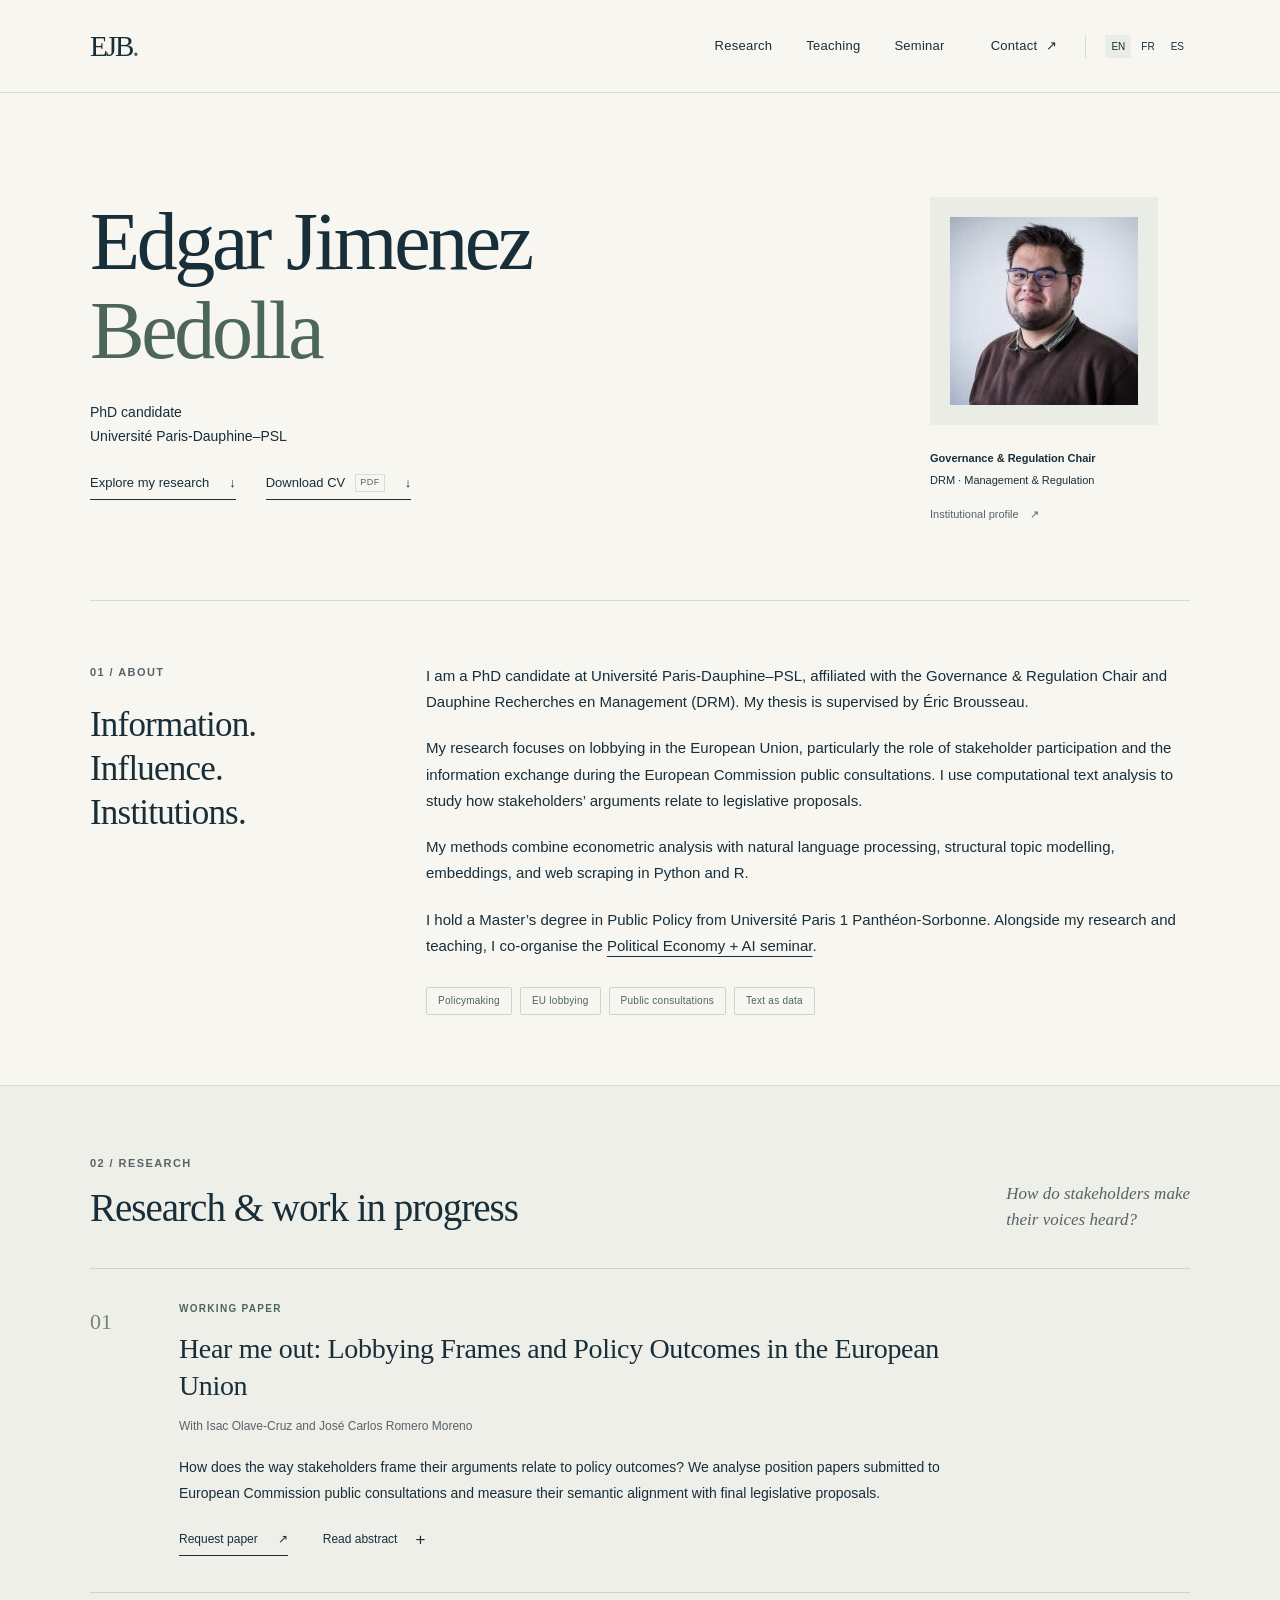
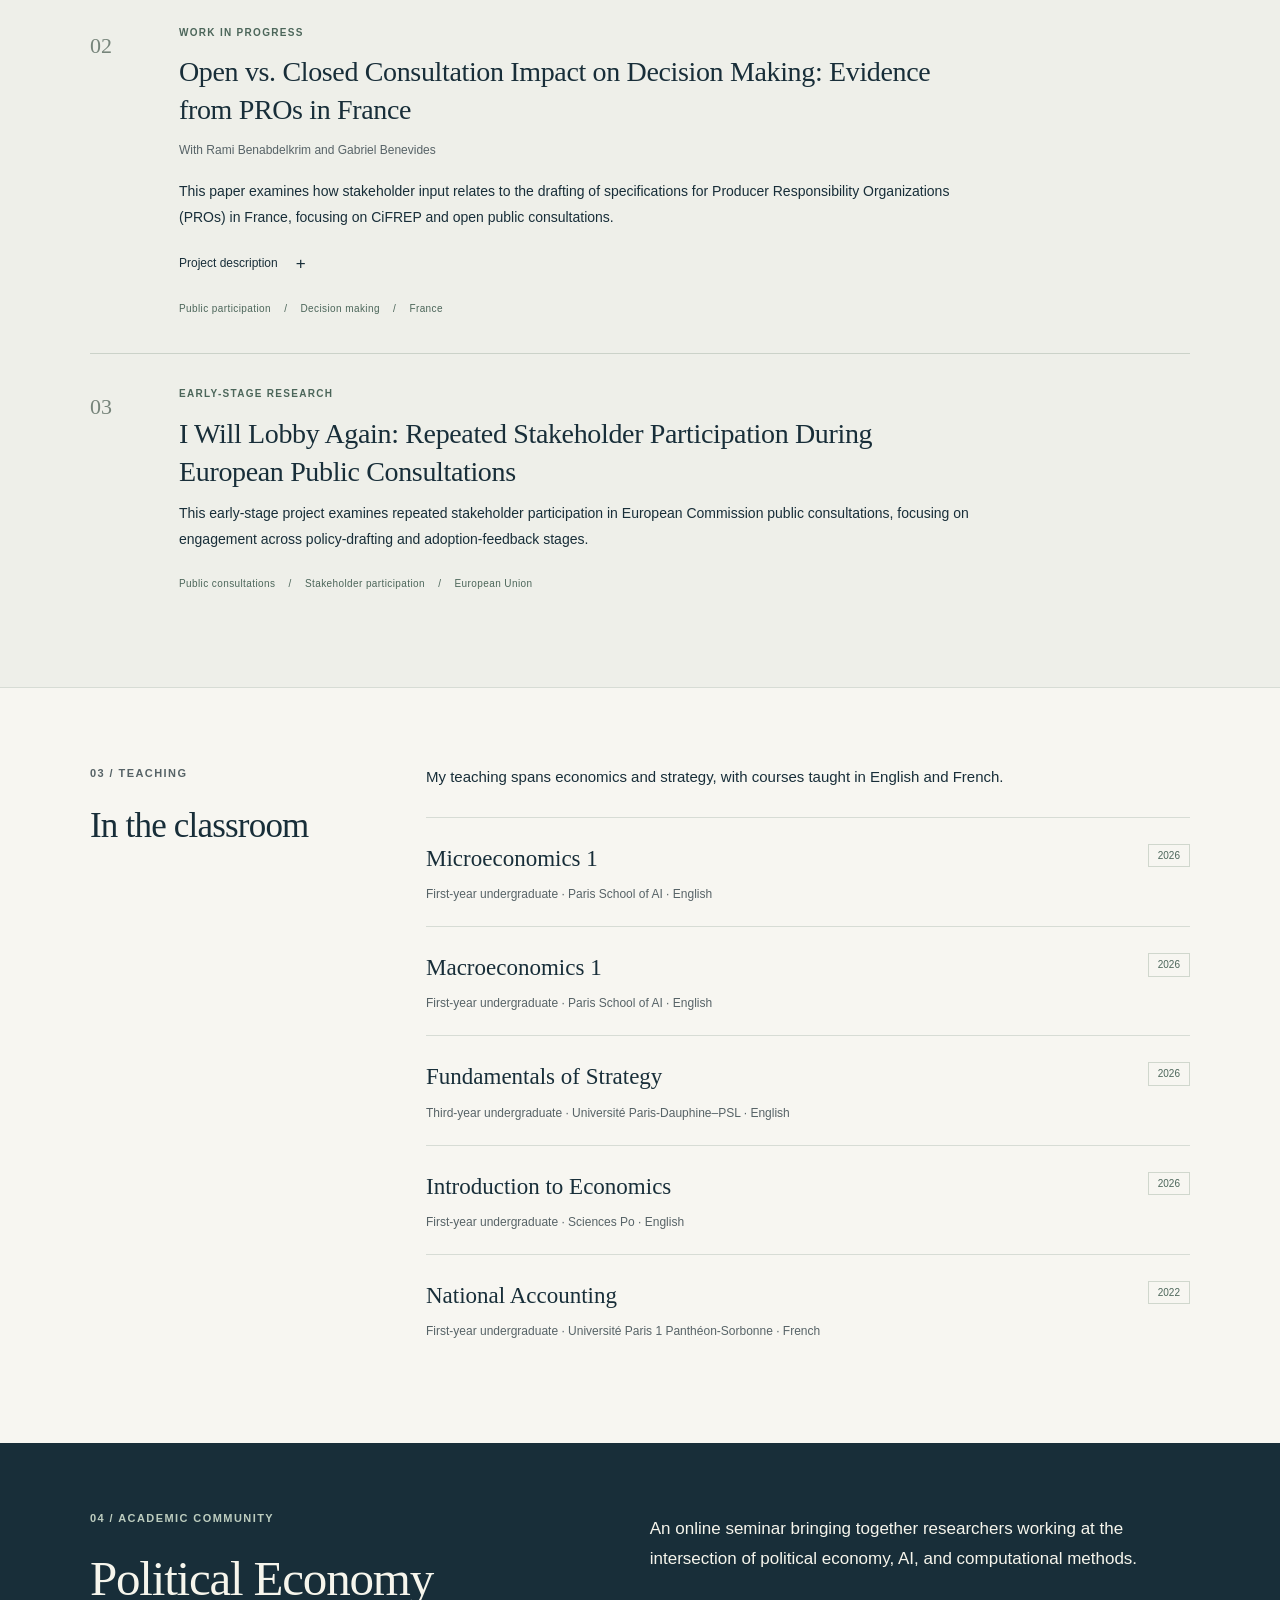
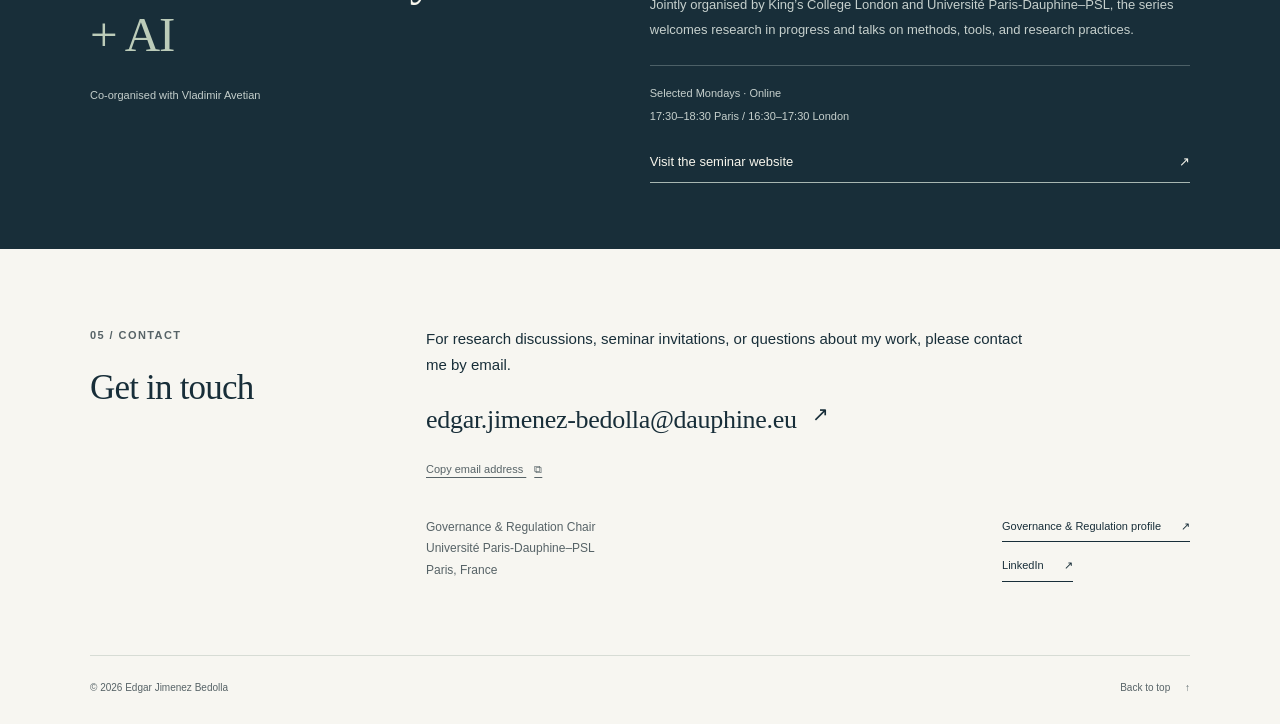
<file: index.html>
<!doctype html>
<html lang="en">
<head>
  <meta charset="utf-8">
  <meta name="viewport" content="width=device-width, initial-scale=1">
  <meta name="theme-color" content="#182e39">
  <title>Edgar Jimenez Bedolla — Political Economy</title>
  <meta name="description" content="Edgar Jimenez Bedolla is a PhD candidate at Université Paris-Dauphine–PSL. Research on lobbying, framing, and participation in European policymaking.">
  <meta property="og:title" content="Edgar Jimenez Bedolla — Political Economy">
  <meta property="og:description" content="Research on lobbying, information, and participation in European policymaking. Université Paris-Dauphine–PSL.">
  <meta property="og:type" content="website">
  <meta property="og:url" content="https://edgar-jimenez-bedolla.github.io/">
  <link rel="icon" href="favicon.svg" type="image/svg+xml">
  <link rel="stylesheet" href="styles.css">
  <script src="script.js" defer></script>
  <link rel="alternate" hreflang="en" href="https://edgar-jimenez-bedolla.github.io/">
  <link rel="alternate" hreflang="fr" href="https://edgar-jimenez-bedolla.github.io/fr/">
  <link rel="alternate" hreflang="es" href="https://edgar-jimenez-bedolla.github.io/es/">
  <link rel="alternate" hreflang="x-default" href="https://edgar-jimenez-bedolla.github.io/">
</head>
<body>
  <a class="skip-link" href="#main">Skip to content</a>
  <header class="site-header">
    <div class="container header-inner">
      <a class="wordmark" href="#home" aria-label="Edgar Jimenez Bedolla, home">EJB<span class="wordmark-dot">.</span></a>
      <nav aria-label="Main navigation">
        <a href="#research">Research</a>
        <a href="#teaching">Teaching</a>
        <a href="#seminar">Seminar</a>
        <a href="#contact">Contact <span aria-hidden="true">↗</span></a>
      </nav>
      <div class="language-switch" role="group" aria-label="Language"><a href="/" data-language="en" lang="en" hreflang="en" aria-label="English" aria-current="page">EN</a><a href="/fr/" data-language="fr" lang="fr" hreflang="fr" aria-label="Français">FR</a><a href="/es/" data-language="es" lang="es" hreflang="es" aria-label="Español">ES</a></div>
    </div>
  </header>

  <main id="main">
    <section class="hero container" id="home" aria-labelledby="name">
      <div class="hero-copy">
        <h1 id="name">Edgar Jimenez<br><span>Bedolla</span></h1>
        <p class="position">PhD candidate<br><a href="https://dauphine.psl.eu/en/">Université Paris-Dauphine–PSL</a></p>
        <div class="hero-actions"><a class="text-link" href="#research">Explore my research <span aria-hidden="true">↓</span></a><a class="text-link" href="cv/edgar-jimenez-bedolla-cv.pdf" download>Download CV <span class="file-type">PDF</span> <span aria-hidden="true">↓</span></a></div>
      </div>
      <aside class="profile" aria-label="Profile and affiliation">
        <div class="portrait-wrap"><img src="portrait.jpg" width="188" height="188" alt="Portrait of Edgar Jimenez Bedolla" fetchpriority="high"></div>
        <div class="profile-caption">
          <p>Governance &amp; Regulation Chair</p>
          <p>DRM · Management &amp; Regulation</p>
          <a href="https://chairgovreg.fondation-dauphine.fr/en/edgar-jimenez-bedolla">Institutional profile <span aria-hidden="true">↗</span></a>
        </div>
      </aside>
    </section>

    <section class="container about section-grid" aria-labelledby="about-heading">
      <div class="section-label"><span>01 / About</span><h2 id="about-heading">Information.<br> Influence.<br> Institutions.</h2></div>
      <div class="about-copy">
        <p>I am a PhD candidate at Université Paris-Dauphine–PSL, affiliated with the Governance &amp; Regulation Chair and Dauphine Recherches en Management (DRM). My thesis is supervised by Éric Brousseau.</p>
        <p>My research focuses on lobbying in the European Union, particularly the role of stakeholder participation and the information exchange during the European Commission public consultations. I use computational text analysis to study how stakeholders’ arguments relate to legislative proposals.</p>
        <p>My methods combine econometric analysis with natural language processing, structural topic modelling, embeddings, and web scraping in Python and R.</p>
        <p>I hold a Master’s degree in Public Policy from Université Paris 1 Panthéon-Sorbonne. Alongside my research and teaching, I co-organise the <a href="#seminar">Political Economy + AI seminar</a>.</p>
        <ul class="topics" aria-label="Research interests"><li>Policymaking</li><li>EU lobbying</li><li>Public consultations</li><li>Text as data</li></ul>
      </div>
    </section>

    <section class="research-section" id="research" aria-labelledby="research-heading">
      <div class="container">
        <div class="section-top"><div><p class="eyebrow">02 / Research</p><h2 id="research-heading">Research &amp; work in progress</h2></div><p class="section-note">How do stakeholders make<br>their voices heard?</p></div>
        <article class="paper">
          <div class="paper-index" aria-hidden="true">01</div>
          <div class="paper-body">
            <p class="paper-status">Working paper</p>
            <h3>Hear me out: Lobbying Frames and Policy Outcomes in the European Union</h3>
            <p class="authors">With Isac Olave-Cruz and José Carlos Romero Moreno</p>
            <p class="paper-summary">How does the way stakeholders frame their arguments relate to policy outcomes? We analyse position papers submitted to European Commission public consultations and measure their semantic alignment with final legislative proposals.</p>
            <div class="paper-actions">
              <a class="text-link" href="mailto:edgar.jimenez-bedolla@dauphine.eu?subject=Paper%20request%3A%20Hear%20me%20out">Request paper <span aria-hidden="true">↗</span></a>
              <details><summary>Read abstract <span class="details-symbol" aria-hidden="true">+</span></summary><div class="abstract"><p>This paper examines the relationship between stakeholders’ framing strategies and preference–policy alignment in European Commission policymaking. Using a dataset of position papers submitted during policy drafting, we develop a computational approach to measuring semantic alignment with the Commission’s legislative proposals. Technical regulatory arguments are associated with greater alignment than arguments centred on ethical or broad global concerns. Drawing on the logic of access, we examine how this pattern relates to the Commission’s demand for specialised information and expertise.</p></div></details>
            </div>
          </div>
        </article>
        <article class="paper">
          <div class="paper-index" aria-hidden="true">02</div>
          <div class="paper-body">
            <p class="paper-status">Work in progress</p>
            <h3>Open vs. Closed Consultation Impact on Decision Making: Evidence from PROs in France</h3>
            <p class="authors">With Rami Benabdelkrim and Gabriel Benevides</p>
            <p class="paper-summary">This paper examines how stakeholder input relates to the drafting of specifications for Producer Responsibility Organizations (PROs) in France, focusing on CiFREP and open public consultations.</p>
            <div class="paper-actions"><details><summary>Project description <span class="details-symbol" aria-hidden="true">+</span></summary><div class="abstract"><p>This paper examines how stakeholder input relates to the drafting of specifications for Producer Responsibility Organizations (PROs) in France. It focuses on two consultation channels: the CiFREP stakeholder advisory commission and open public consultations. Drawing on informational lobbying, we are developing an approach that combines comparisons of draft and final regulatory texts with LLM-assisted analysis of consultation comments. The aim is to identify comments that address provisions revised during the regulatory process and examine the correspondence between stakeholder arguments and textual changes. The project seeks to inform the study of stakeholder participation in environmental regulation.</p></div></details></div>
            <p class="project-topics">Public participation <span aria-hidden="true">/</span> Decision making <span aria-hidden="true">/</span> France</p>
          </div>
        </article>
        <article class="paper">
          <div class="paper-index" aria-hidden="true">03</div>
          <div class="paper-body">
            <p class="paper-status">Early-stage research</p>
            <h3>I Will Lobby Again: Repeated Stakeholder Participation During European Public Consultations</h3>
            <p class="paper-summary">This early-stage project examines repeated stakeholder participation in European Commission public consultations, focusing on engagement across policy-drafting and adoption-feedback stages.</p>
            <p class="project-topics">Public consultations <span aria-hidden="true">/</span> Stakeholder participation <span aria-hidden="true">/</span> European Union</p>
          </div>
        </article>
      </div>
    </section>

    <section class="container teaching section-grid" id="teaching" aria-labelledby="teaching-heading">
      <div class="section-label"><span>03 / Teaching</span><h2 id="teaching-heading">In the classroom</h2></div>
      <div>
        <p class="teaching-intro">My teaching spans economics and strategy, with courses taught in English and French.</p>
        <div class="course"><div><h3>Microeconomics 1</h3><p>First-year undergraduate · Paris School of AI · English</p></div><span class="course-tag">2026</span></div>
        <div class="course"><div><h3>Macroeconomics 1</h3><p>First-year undergraduate · Paris School of AI · English</p></div><span class="course-tag">2026</span></div>
        <div class="course"><div><h3>Fundamentals of Strategy</h3><p>Third-year undergraduate · Université Paris-Dauphine–PSL · English</p></div><span class="course-tag">2026</span></div>
        <div class="course"><div><h3>Introduction to Economics</h3><p>First-year undergraduate · Sciences Po · English</p></div><span class="course-tag">2026</span></div>
        <div class="course"><div><h3>National Accounting</h3><p>First-year undergraduate · Université Paris 1 Panthéon-Sorbonne · French</p></div><span class="course-tag">2022</span></div>
      </div>
    </section>

    <section class="seminar-section" id="seminar" aria-labelledby="seminar-heading">
      <div class="container seminar-grid">
        <div><p class="eyebrow">04 / Academic community</p><h2 id="seminar-heading">Political Economy<br><span>+ AI</span></h2><p class="seminar-role">Co-organised with Vladimir Avetian</p></div>
        <div class="seminar-copy"><p>An online seminar bringing together researchers working at the intersection of political economy, AI, and computational methods.</p><p>Jointly organised by King’s College London and Université Paris-Dauphine–PSL, the series welcomes research in progress and talks on methods, tools, and research practices.</p><div class="seminar-schedule"><span>Selected Mondays · Online</span><span>17:30–18:30 Paris / 16:30–17:30 London</span></div><a class="seminar-link" href="https://peai-seminar.org/">Visit the seminar website <span aria-hidden="true">↗</span></a></div>
      </div>
    </section>

    <section class="container contact section-grid" id="contact" aria-labelledby="contact-heading">
      <div class="section-label"><span>05 / Contact</span><h2 id="contact-heading">Get in touch</h2></div>
      <div><p class="contact-intro">For research discussions, seminar invitations, or questions about my work, please contact me by email.</p><a class="email-link" href="mailto:edgar.jimenez-bedolla@dauphine.eu">edgar.jimenez-bedolla@dauphine.eu <span aria-hidden="true">↗</span></a><div class="copy-row"><button id="copy-email" type="button">Copy email address <span aria-hidden="true">⧉</span></button><span id="copy-status" role="status" aria-live="polite"></span></div><div class="contact-affiliation"><p>Governance &amp; Regulation Chair<br>Université Paris-Dauphine–PSL<br>Paris, France</p><div class="profile-links"><a class="text-link" href="https://chairgovreg.fondation-dauphine.fr/en/edgar-jimenez-bedolla">Governance &amp; Regulation profile <span aria-hidden="true">↗</span></a><a class="text-link" href="https://www.linkedin.com/in/edgar-francisco-jimenez-bedolla-43131b186/" rel="me">LinkedIn <span aria-hidden="true">↗</span></a></div></div></div>
    </section>
  </main>
  <footer class="container site-footer"><p>© 2026 Edgar Jimenez Bedolla</p><a href="#home">Back to top <span aria-hidden="true">↑</span></a></footer>
</body>
</html>
</file>
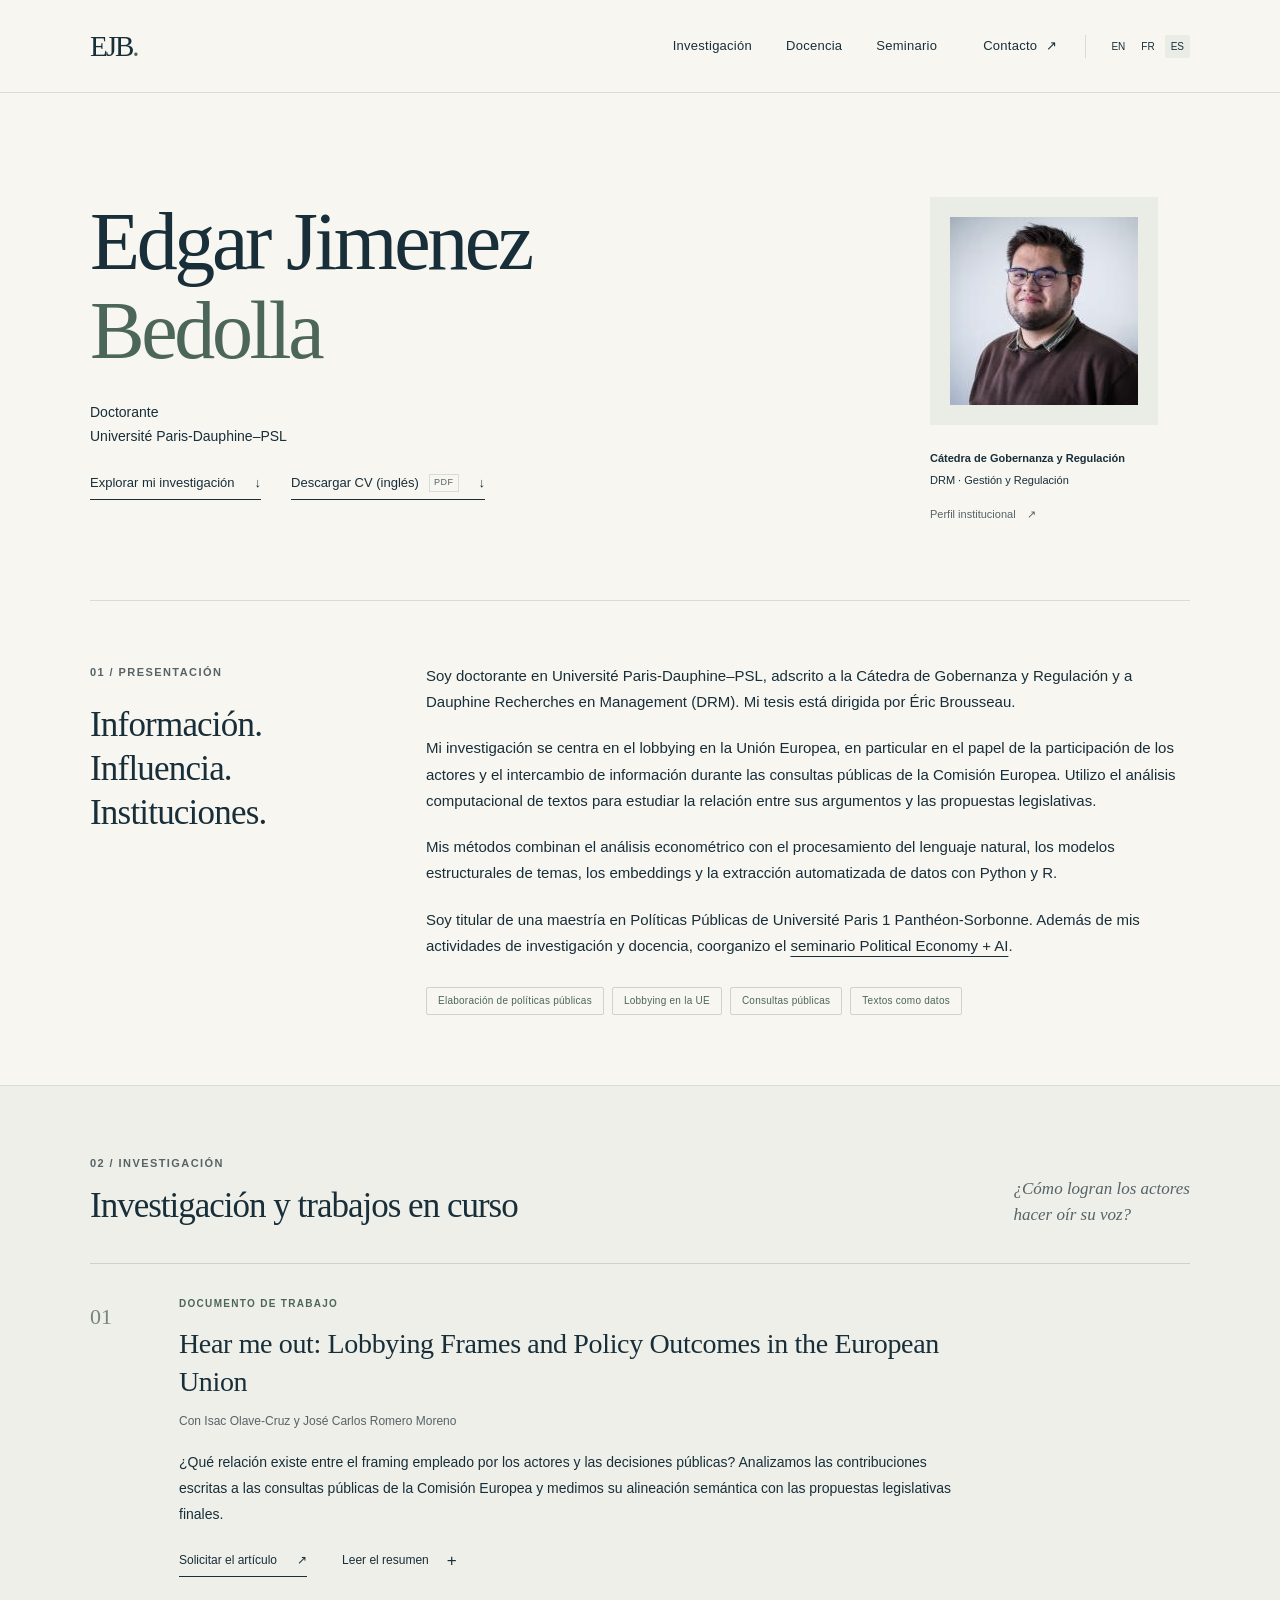
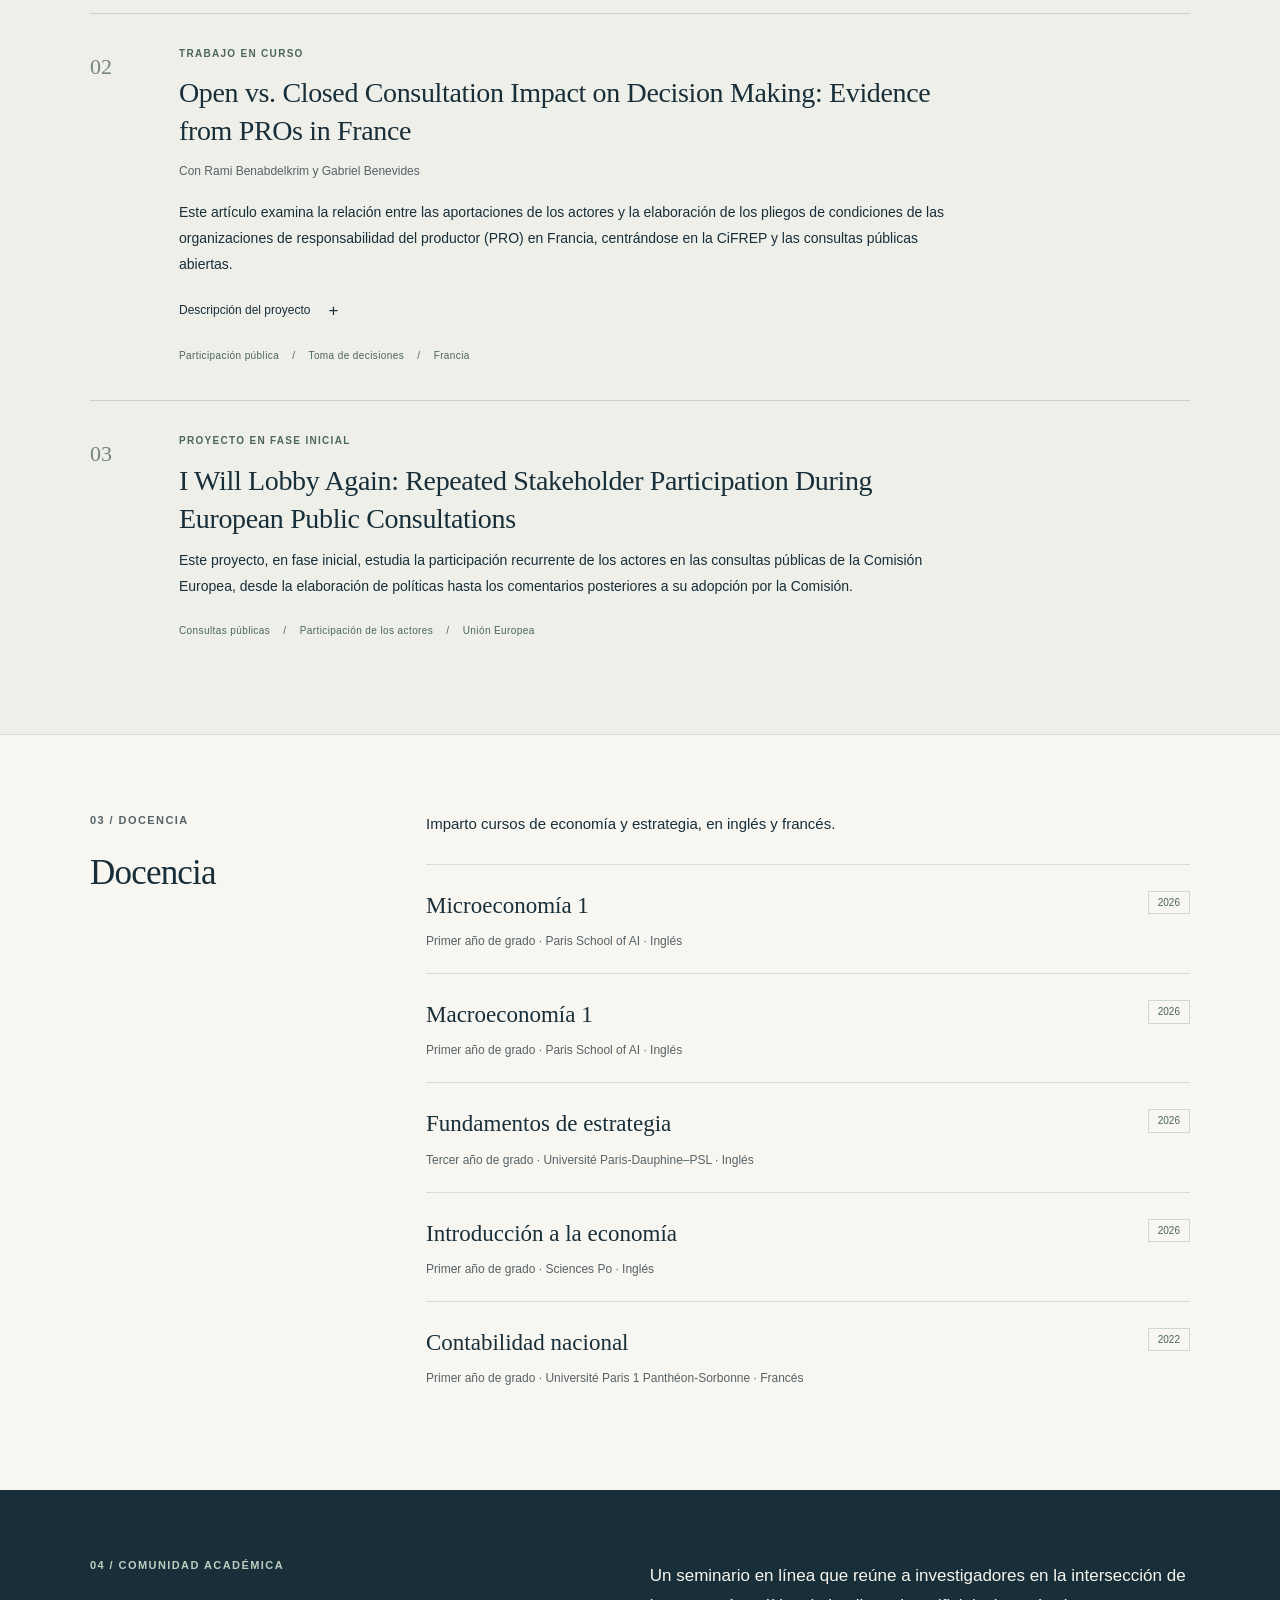
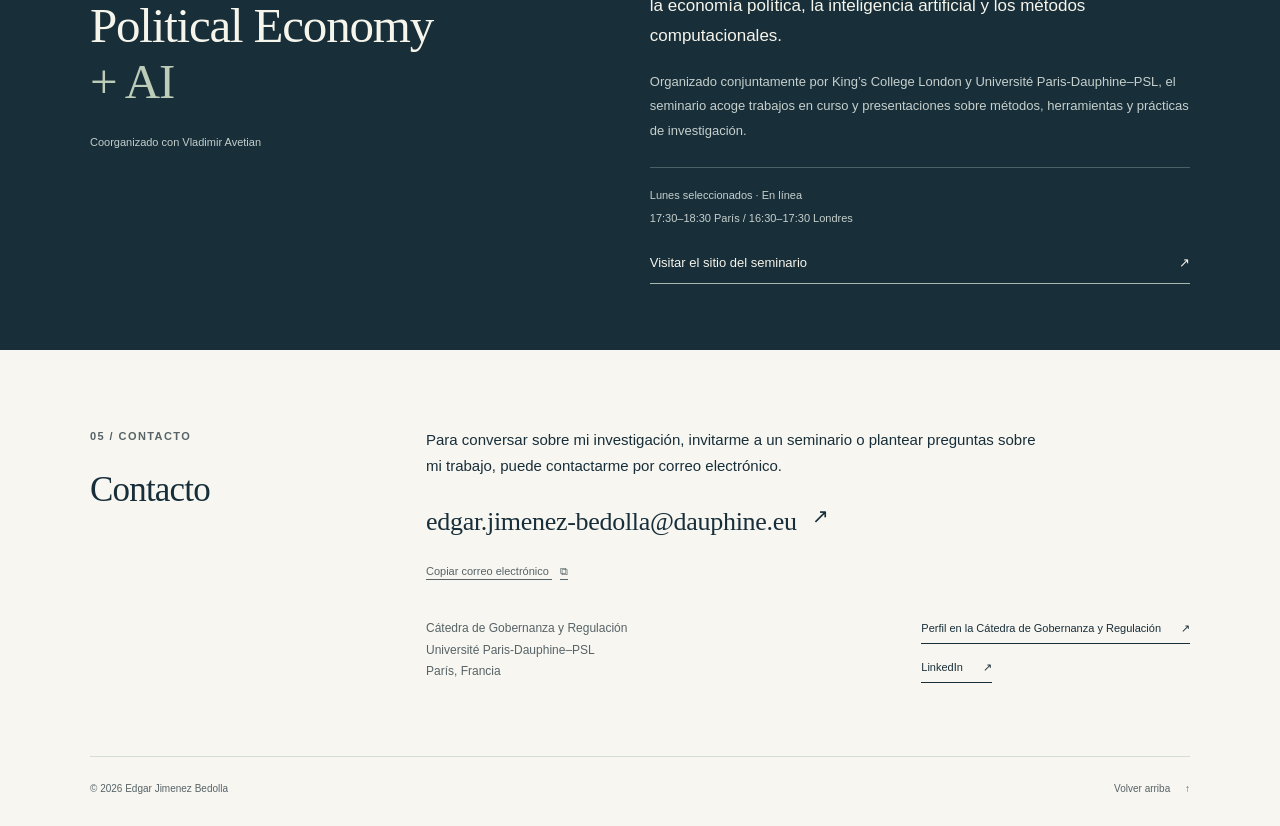
<file: es/index.html>
<!doctype html>
<html lang="es">
<head>
  <meta charset="utf-8">
  <meta name="viewport" content="width=device-width, initial-scale=1">
  <meta name="theme-color" content="#182e39">
  <title>Edgar Jimenez Bedolla — Economía política</title>
  <meta name="description" content="Edgar Jimenez Bedolla es doctorante en Université Paris-Dauphine–PSL. Investigación sobre lobbying, framing y participación en la elaboración de políticas europeas.">
  <meta property="og:title" content="Edgar Jimenez Bedolla — Economía política">
  <meta property="og:description" content="Investigación sobre lobbying, información y participación en la elaboración de políticas europeas. Université Paris-Dauphine–PSL.">
  <meta property="og:type" content="website">
  <meta property="og:url" content="https://edgar-jimenez-bedolla.github.io/es/">
  <link rel="icon" href="../favicon.svg" type="image/svg+xml">
  <link rel="stylesheet" href="../styles.css">
  <script src="../script.js" defer></script>
  <link rel="alternate" hreflang="en" href="https://edgar-jimenez-bedolla.github.io/">
  <link rel="alternate" hreflang="fr" href="https://edgar-jimenez-bedolla.github.io/fr/">
  <link rel="alternate" hreflang="es" href="https://edgar-jimenez-bedolla.github.io/es/">
  <link rel="alternate" hreflang="x-default" href="https://edgar-jimenez-bedolla.github.io/">
</head>
<body>
  <a class="skip-link" href="#main">Ir al contenido</a>
  <header class="site-header">
    <div class="container header-inner">
      <a class="wordmark" href="#home" aria-label="Edgar Jimenez Bedolla, inicio">EJB<span class="wordmark-dot">.</span></a>
      <nav aria-label="Navegación principal">
        <a href="#research">Investigación</a>
        <a href="#teaching">Docencia</a>
        <a href="#seminar">Seminario</a>
        <a href="#contact">Contacto <span aria-hidden="true">↗</span></a>
      </nav>
      <div class="language-switch" role="group" aria-label="Idioma"><a href="/" data-language="en" lang="en" hreflang="en" aria-label="English">EN</a><a href="/fr/" data-language="fr" lang="fr" hreflang="fr" aria-label="Français">FR</a><a href="/es/" data-language="es" lang="es" hreflang="es" aria-label="Español" aria-current="page">ES</a></div>
    </div>
  </header>

  <main id="main">
    <section class="hero container" id="home" aria-labelledby="name">
      <div class="hero-copy">
        <h1 id="name">Edgar Jimenez<br><span>Bedolla</span></h1>
        <p class="position">Doctorante<br><a href="https://dauphine.psl.eu/en/">Université Paris-Dauphine–PSL</a></p>
        <div class="hero-actions"><a class="text-link" href="#research">Explorar mi investigación <span aria-hidden="true">↓</span></a><a class="text-link" href="../cv/edgar-jimenez-bedolla-cv.pdf" download>Descargar CV (inglés) <span class="file-type">PDF</span> <span aria-hidden="true">↓</span></a></div>
      </div>
      <aside class="profile" aria-label="Perfil y afiliación">
        <div class="portrait-wrap"><img src="../portrait.jpg" width="188" height="188" alt="Retrato de Edgar Jimenez Bedolla" fetchpriority="high"></div>
        <div class="profile-caption">
          <p>Cátedra de Gobernanza y Regulación</p>
          <p>DRM · Gestión y Regulación</p>
          <a href="https://chairgovreg.fondation-dauphine.fr/en/edgar-jimenez-bedolla">Perfil institucional <span aria-hidden="true">↗</span></a>
        </div>
      </aside>
    </section>

    <section class="container about section-grid" aria-labelledby="about-heading">
      <div class="section-label"><span>01 / Presentación</span><h2 id="about-heading">Información.<br> Influencia.<br> Instituciones.</h2></div>
      <div class="about-copy">
        <p>Soy doctorante en Université Paris-Dauphine–PSL, adscrito a la Cátedra de Gobernanza y Regulación y a Dauphine Recherches en Management (DRM). Mi tesis está dirigida por Éric Brousseau.</p>
        <p>Mi investigación se centra en el lobbying en la Unión Europea, en particular en el papel de la participación de los actores y el intercambio de información durante las consultas públicas de la Comisión Europea. Utilizo el análisis computacional de textos para estudiar la relación entre sus argumentos y las propuestas legislativas.</p>
        <p>Mis métodos combinan el análisis econométrico con el procesamiento del lenguaje natural, los modelos estructurales de temas, los embeddings y la extracción automatizada de datos con Python y R.</p>
        <p>Soy titular de una maestría en Políticas Públicas de Université Paris 1 Panthéon-Sorbonne. Además de mis actividades de investigación y docencia, coorganizo el <a href="#seminar">seminario Political Economy + AI</a>.</p>
        <ul class="topics" aria-label="Temas de investigación"><li>Elaboración de políticas públicas</li><li>Lobbying en la UE</li><li>Consultas públicas</li><li>Textos como datos</li></ul>
      </div>
    </section>

    <section class="research-section" id="research" aria-labelledby="research-heading">
      <div class="container">
        <div class="section-top"><div><p class="eyebrow">02 / Investigación</p><h2 id="research-heading">Investigación y trabajos en curso</h2></div><p class="section-note">¿Cómo logran los actores<br>hacer oír su voz?</p></div>
        <article class="paper">
          <div class="paper-index" aria-hidden="true">01</div>
          <div class="paper-body">
            <p class="paper-status">Documento de trabajo</p>
            <h3 lang="en">Hear me out: Lobbying Frames and Policy Outcomes in the European Union</h3>
            <p class="authors">Con Isac Olave-Cruz y José Carlos Romero Moreno</p>
            <p class="paper-summary">¿Qué relación existe entre el framing empleado por los actores y las decisiones públicas? Analizamos las contribuciones escritas a las consultas públicas de la Comisión Europea y medimos su alineación semántica con las propuestas legislativas finales.</p>
            <div class="paper-actions">
              <a class="text-link" href="mailto:edgar.jimenez-bedolla@dauphine.eu?subject=Paper%20request%3A%20Hear%20me%20out">Solicitar el artículo <span aria-hidden="true">↗</span></a>
              <details><summary>Leer el resumen <span class="details-symbol" aria-hidden="true">+</span></summary><div class="abstract"><p>Este artículo examina la relación entre las estrategias de framing de los actores y la alineación entre sus preferencias y las propuestas de la Comisión Europea. A partir de un conjunto de contribuciones escritas presentadas durante la elaboración de políticas, desarrollamos un enfoque computacional para medir su alineación semántica con las propuestas legislativas. Los argumentos técnicos y regulatorios se asocian con una mayor alineación que los centrados en preocupaciones éticas o globales. Desde la lógica del acceso, examinamos cómo este patrón se relaciona con la demanda de información especializada y conocimientos técnicos de la Comisión.</p></div></details>
            </div>
          </div>
        </article>
        <article class="paper">
          <div class="paper-index" aria-hidden="true">02</div>
          <div class="paper-body">
            <p class="paper-status">Trabajo en curso</p>
            <h3 lang="en">Open vs. Closed Consultation Impact on Decision Making: Evidence from PROs in France</h3>
            <p class="authors">Con Rami Benabdelkrim y Gabriel Benevides</p>
            <p class="paper-summary">Este artículo examina la relación entre las aportaciones de los actores y la elaboración de los pliegos de condiciones de las organizaciones de responsabilidad del productor (PRO) en Francia, centrándose en la CiFREP y las consultas públicas abiertas.</p>
            <div class="paper-actions"><details><summary>Descripción del proyecto <span class="details-symbol" aria-hidden="true">+</span></summary><div class="abstract"><p>Este artículo examina la relación entre las aportaciones de los actores y la elaboración de los pliegos de condiciones de las organizaciones de responsabilidad del productor (PRO) en Francia. Se centra en dos canales de consulta: la comisión consultiva CiFREP, que reúne a distintas categorías de actores, y las consultas públicas abiertas. A partir de la literatura sobre lobbying informacional, estamos desarrollando un enfoque que combina la comparación de borradores y textos regulatorios finales con el análisis de comentarios asistido por grandes modelos de lenguaje (LLM). El objetivo es identificar comentarios que abordan disposiciones modificadas durante el proceso regulatorio y examinar las correspondencias entre los argumentos de los participantes y las revisiones de los textos. El proyecto busca contribuir al estudio de la participación de los actores en la regulación ambiental.</p></div></details></div>
            <p class="project-topics">Participación pública <span aria-hidden="true">/</span> Toma de decisiones <span aria-hidden="true">/</span> Francia</p>
          </div>
        </article>
        <article class="paper">
          <div class="paper-index" aria-hidden="true">03</div>
          <div class="paper-body">
            <p class="paper-status">Proyecto en fase inicial</p>
            <h3 lang="en">I Will Lobby Again: Repeated Stakeholder Participation During European Public Consultations</h3>
            <p class="paper-summary">Este proyecto, en fase inicial, estudia la participación recurrente de los actores en las consultas públicas de la Comisión Europea, desde la elaboración de políticas hasta los comentarios posteriores a su adopción por la Comisión.</p>
            <p class="project-topics">Consultas públicas <span aria-hidden="true">/</span> Participación de los actores <span aria-hidden="true">/</span> Unión Europea</p>
          </div>
        </article>
      </div>
    </section>

    <section class="container teaching section-grid" id="teaching" aria-labelledby="teaching-heading">
      <div class="section-label"><span>03 / Docencia</span><h2 id="teaching-heading">Docencia</h2></div>
      <div>
        <p class="teaching-intro">Imparto cursos de economía y estrategia, en inglés y francés.</p>
        <div class="course"><div><h3 lang="es">Microeconomía 1</h3><p>Primer año de grado · Paris School of AI · Inglés</p></div><span class="course-tag">2026</span></div>
        <div class="course"><div><h3 lang="es">Macroeconomía 1</h3><p>Primer año de grado · Paris School of AI · Inglés</p></div><span class="course-tag">2026</span></div>
        <div class="course"><div><h3 lang="es">Fundamentos de estrategia</h3><p>Tercer año de grado · Université Paris-Dauphine–PSL · Inglés</p></div><span class="course-tag">2026</span></div>
        <div class="course"><div><h3 lang="es">Introducción a la economía</h3><p>Primer año de grado · Sciences Po · Inglés</p></div><span class="course-tag">2026</span></div>
        <div class="course"><div><h3 lang="es">Contabilidad nacional</h3><p>Primer año de grado · Université Paris 1 Panthéon-Sorbonne · Francés</p></div><span class="course-tag">2022</span></div>
      </div>
    </section>

    <section class="seminar-section" id="seminar" aria-labelledby="seminar-heading">
      <div class="container seminar-grid">
        <div><p class="eyebrow">04 / Comunidad académica</p><h2 id="seminar-heading">Political Economy<br><span>+ AI</span></h2><p class="seminar-role">Coorganizado con Vladimir Avetian</p></div>
        <div class="seminar-copy"><p>Un seminario en línea que reúne a investigadores en la intersección de la economía política, la inteligencia artificial y los métodos computacionales.</p><p>Organizado conjuntamente por King’s College London y Université Paris-Dauphine–PSL, el seminario acoge trabajos en curso y presentaciones sobre métodos, herramientas y prácticas de investigación.</p><div class="seminar-schedule"><span>Lunes seleccionados · En línea</span><span>17:30–18:30 París / 16:30–17:30 Londres</span></div><a class="seminar-link" href="https://peai-seminar.org/">Visitar el sitio del seminario <span aria-hidden="true">↗</span></a></div>
      </div>
    </section>

    <section class="container contact section-grid" id="contact" aria-labelledby="contact-heading">
      <div class="section-label"><span>05 / Contacto</span><h2 id="contact-heading">Contacto</h2></div>
      <div><p class="contact-intro">Para conversar sobre mi investigación, invitarme a un seminario o plantear preguntas sobre mi trabajo, puede contactarme por correo electrónico.</p><a class="email-link" href="mailto:edgar.jimenez-bedolla@dauphine.eu">edgar.jimenez-bedolla@dauphine.eu <span aria-hidden="true">↗</span></a><div class="copy-row"><button id="copy-email" type="button">Copiar correo electrónico <span aria-hidden="true">⧉</span></button><span id="copy-status" role="status" aria-live="polite"></span></div><div class="contact-affiliation"><p>Cátedra de Gobernanza y Regulación<br>Université Paris-Dauphine–PSL<br>París, Francia</p><div class="profile-links"><a class="text-link" href="https://chairgovreg.fondation-dauphine.fr/en/edgar-jimenez-bedolla">Perfil en la Cátedra de Gobernanza y Regulación <span aria-hidden="true">↗</span></a><a class="text-link" href="https://www.linkedin.com/in/edgar-francisco-jimenez-bedolla-43131b186/" rel="me">LinkedIn <span aria-hidden="true">↗</span></a></div></div></div>
    </section>
  </main>
  <footer class="container site-footer"><p>© 2026 Edgar Jimenez Bedolla</p><a href="#home">Volver arriba <span aria-hidden="true">↑</span></a></footer>
</body>
</html>
</file>
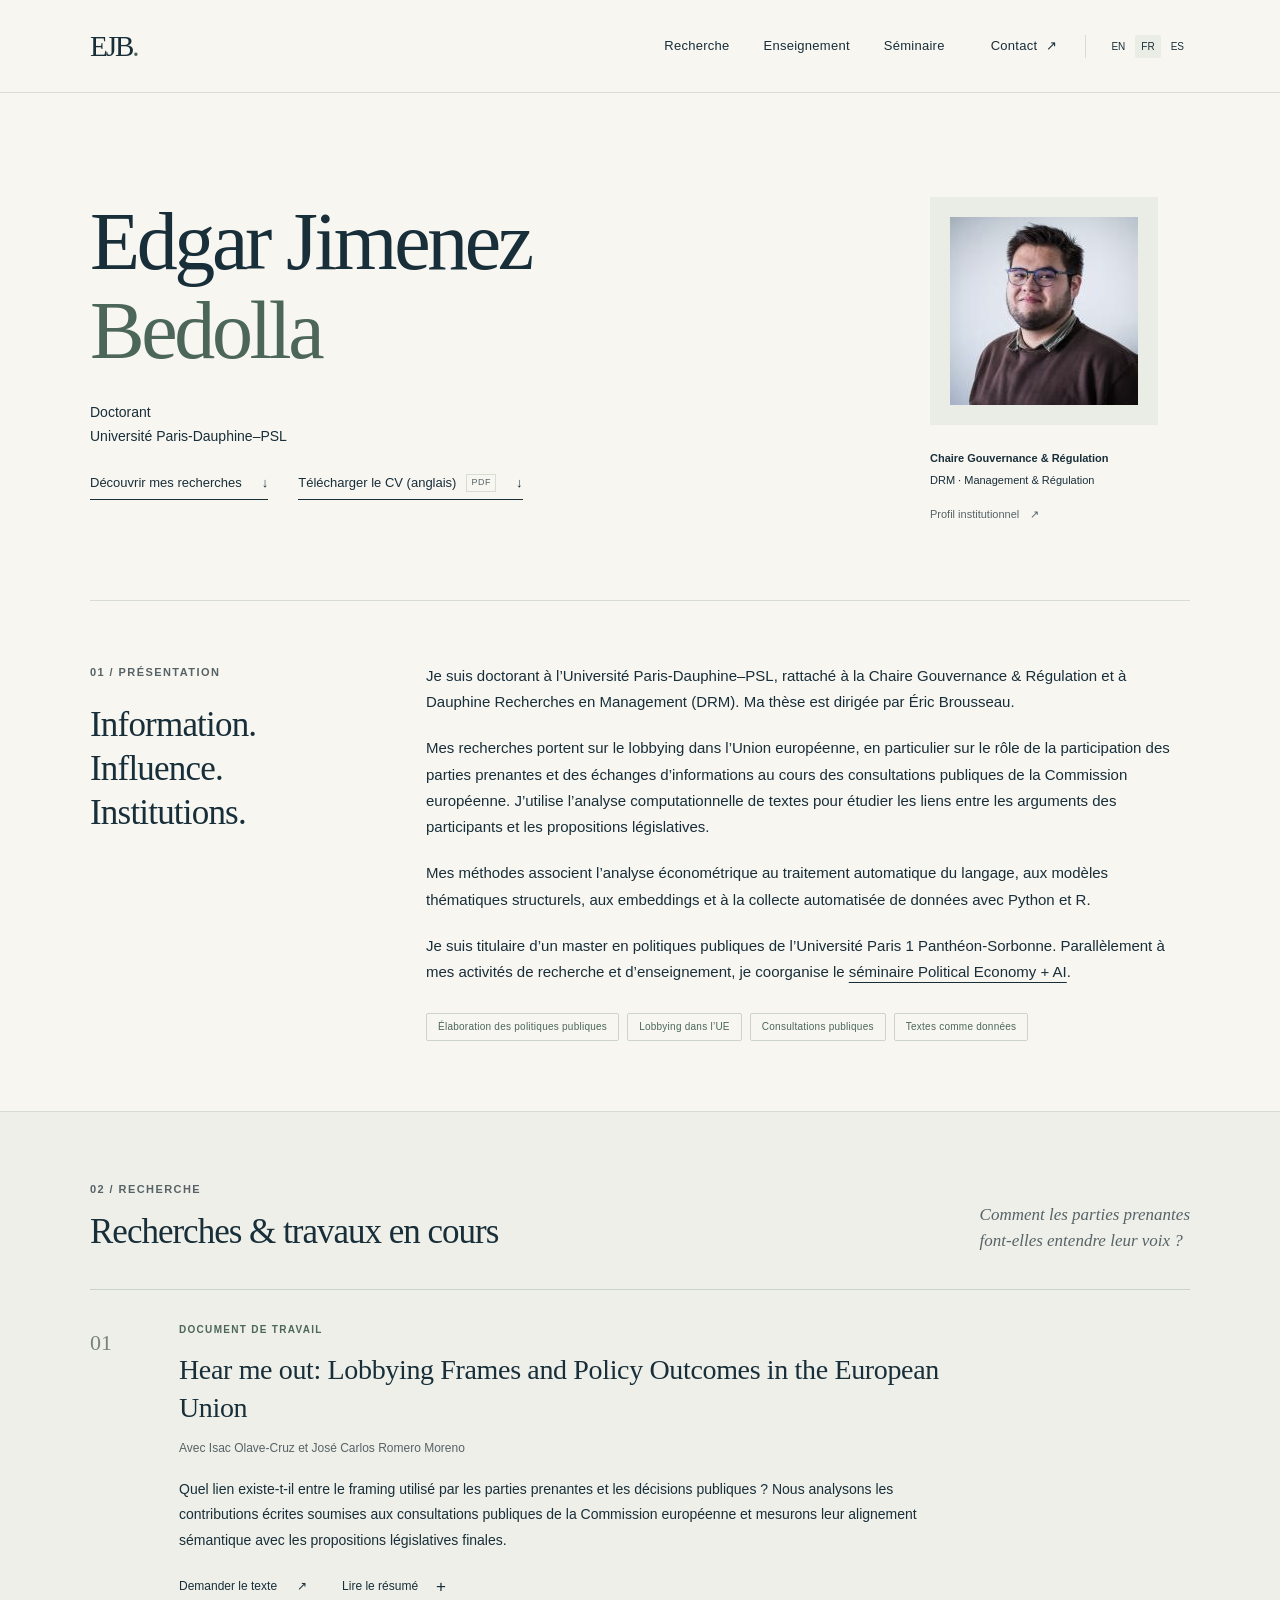
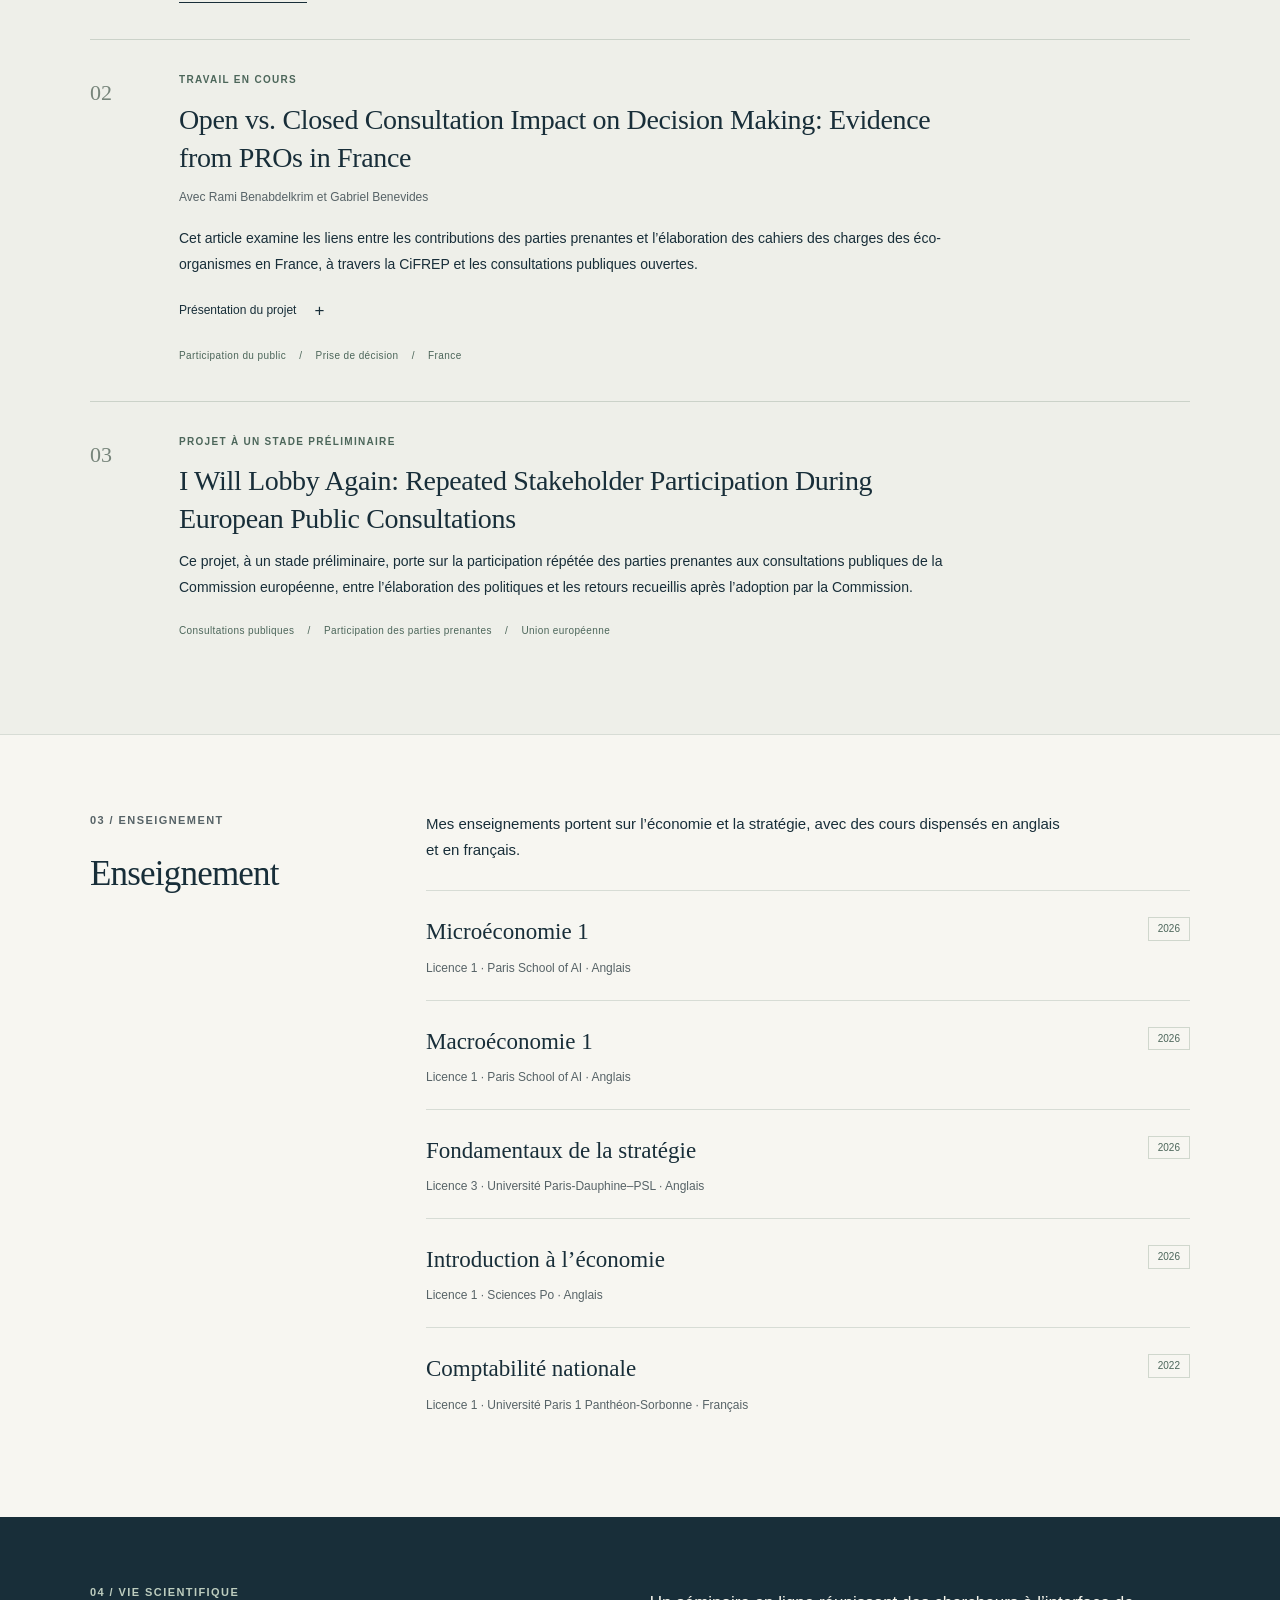
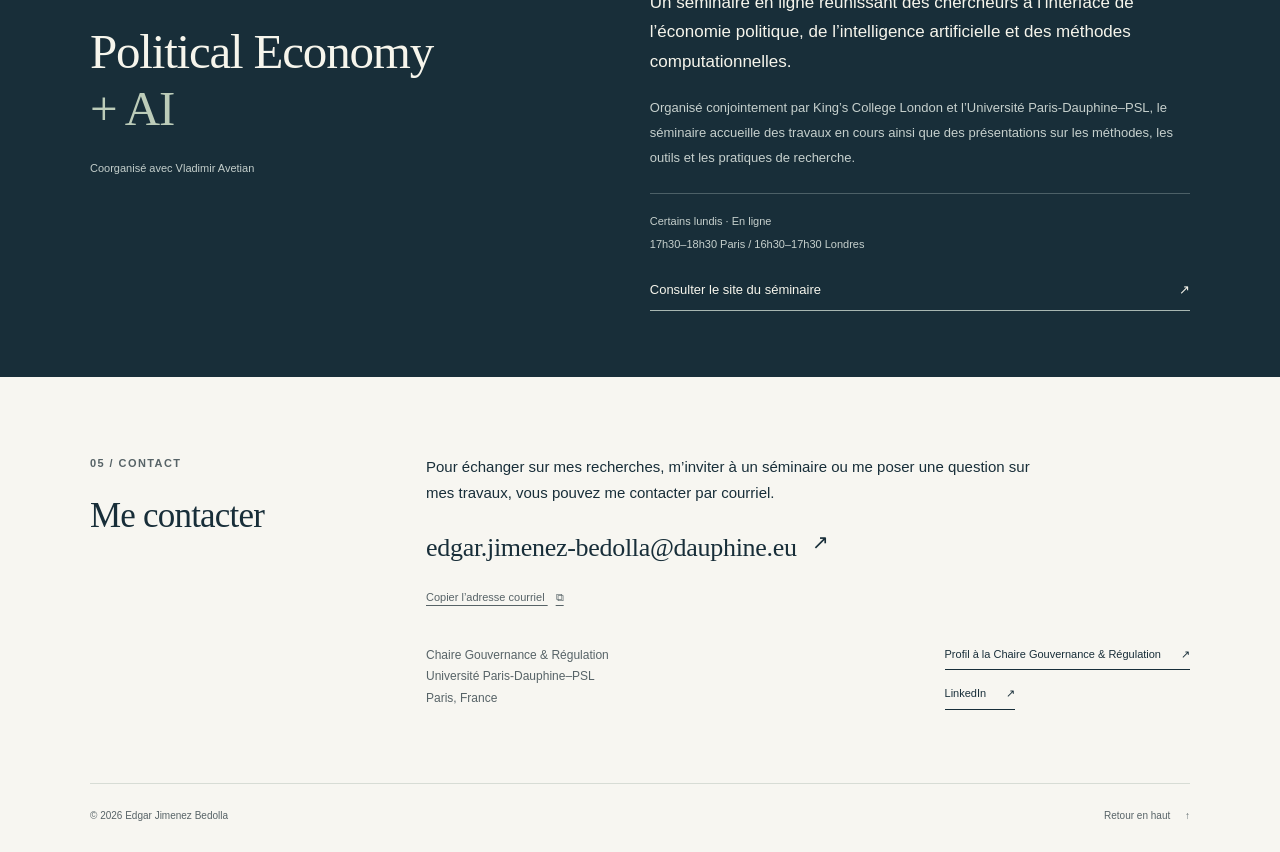
<file: fr/index.html>
<!doctype html>
<html lang="fr">
<head>
  <meta charset="utf-8">
  <meta name="viewport" content="width=device-width, initial-scale=1">
  <meta name="theme-color" content="#182e39">
  <title>Edgar Jimenez Bedolla — Économie politique</title>
  <meta name="description" content="Edgar Jimenez Bedolla est doctorant à l’Université Paris-Dauphine–PSL. Recherches sur le lobbying, le framing et la participation à l’élaboration des politiques européennes.">
  <meta property="og:title" content="Edgar Jimenez Bedolla — Économie politique">
  <meta property="og:description" content="Recherches sur le lobbying, l’information et la participation à l’élaboration des politiques européennes. Université Paris-Dauphine–PSL.">
  <meta property="og:type" content="website">
  <meta property="og:url" content="https://edgar-jimenez-bedolla.github.io/fr/">
  <link rel="icon" href="../favicon.svg" type="image/svg+xml">
  <link rel="stylesheet" href="../styles.css">
  <script src="../script.js" defer></script>
  <link rel="alternate" hreflang="en" href="https://edgar-jimenez-bedolla.github.io/">
  <link rel="alternate" hreflang="fr" href="https://edgar-jimenez-bedolla.github.io/fr/">
  <link rel="alternate" hreflang="es" href="https://edgar-jimenez-bedolla.github.io/es/">
  <link rel="alternate" hreflang="x-default" href="https://edgar-jimenez-bedolla.github.io/">
</head>
<body>
  <a class="skip-link" href="#main">Aller au contenu</a>
  <header class="site-header">
    <div class="container header-inner">
      <a class="wordmark" href="#home" aria-label="Edgar Jimenez Bedolla, accueil">EJB<span class="wordmark-dot">.</span></a>
      <nav aria-label="Navigation principale">
        <a href="#research">Recherche</a>
        <a href="#teaching">Enseignement</a>
        <a href="#seminar">Séminaire</a>
        <a href="#contact">Contact <span aria-hidden="true">↗</span></a>
      </nav>
      <div class="language-switch" role="group" aria-label="Langue"><a href="/" data-language="en" lang="en" hreflang="en" aria-label="English">EN</a><a href="/fr/" data-language="fr" lang="fr" hreflang="fr" aria-label="Français" aria-current="page">FR</a><a href="/es/" data-language="es" lang="es" hreflang="es" aria-label="Español">ES</a></div>
    </div>
  </header>

  <main id="main">
    <section class="hero container" id="home" aria-labelledby="name">
      <div class="hero-copy">
        <h1 id="name">Edgar Jimenez<br><span>Bedolla</span></h1>
        <p class="position">Doctorant<br><a href="https://dauphine.psl.eu/en/">Université Paris-Dauphine–PSL</a></p>
        <div class="hero-actions"><a class="text-link" href="#research">Découvrir mes recherches <span aria-hidden="true">↓</span></a><a class="text-link" href="../cv/edgar-jimenez-bedolla-cv.pdf" download>Télécharger le CV (anglais) <span class="file-type">PDF</span> <span aria-hidden="true">↓</span></a></div>
      </div>
      <aside class="profile" aria-label="Profil et affiliation">
        <div class="portrait-wrap"><img src="../portrait.jpg" width="188" height="188" alt="Portrait d’Edgar Jimenez Bedolla" fetchpriority="high"></div>
        <div class="profile-caption">
          <p>Chaire Gouvernance &amp; Régulation</p>
          <p>DRM · Management &amp; Régulation</p>
          <a href="https://chairgovreg.fondation-dauphine.fr/en/edgar-jimenez-bedolla">Profil institutionnel <span aria-hidden="true">↗</span></a>
        </div>
      </aside>
    </section>

    <section class="container about section-grid" aria-labelledby="about-heading">
      <div class="section-label"><span>01 / Présentation</span><h2 id="about-heading">Information.<br> Influence.<br> Institutions.</h2></div>
      <div class="about-copy">
        <p>Je suis doctorant à l’Université Paris-Dauphine–PSL, rattaché à la Chaire Gouvernance &amp; Régulation et à Dauphine Recherches en Management (DRM). Ma thèse est dirigée par Éric Brousseau.</p>
        <p>Mes recherches portent sur le lobbying dans l’Union européenne, en particulier sur le rôle de la participation des parties prenantes et des échanges d’informations au cours des consultations publiques de la Commission européenne. J’utilise l’analyse computationnelle de textes pour étudier les liens entre les arguments des participants et les propositions législatives.</p>
        <p>Mes méthodes associent l’analyse économétrique au traitement automatique du langage, aux modèles thématiques structurels, aux embeddings et à la collecte automatisée de données avec Python et R.</p>
        <p>Je suis titulaire d’un master en politiques publiques de l’Université Paris 1 Panthéon-Sorbonne. Parallèlement à mes activités de recherche et d’enseignement, je coorganise le <a href="#seminar">séminaire Political Economy + AI</a>.</p>
        <ul class="topics" aria-label="Thèmes de recherche"><li>Élaboration des politiques publiques</li><li>Lobbying dans l’UE</li><li>Consultations publiques</li><li>Textes comme données</li></ul>
      </div>
    </section>

    <section class="research-section" id="research" aria-labelledby="research-heading">
      <div class="container">
        <div class="section-top"><div><p class="eyebrow">02 / Recherche</p><h2 id="research-heading">Recherches &amp; travaux en cours</h2></div><p class="section-note">Comment les parties prenantes<br>font-elles entendre leur voix ?</p></div>
        <article class="paper">
          <div class="paper-index" aria-hidden="true">01</div>
          <div class="paper-body">
            <p class="paper-status">Document de travail</p>
            <h3 lang="en">Hear me out: Lobbying Frames and Policy Outcomes in the European Union</h3>
            <p class="authors">Avec Isac Olave-Cruz et José Carlos Romero Moreno</p>
            <p class="paper-summary">Quel lien existe-t-il entre le framing utilisé par les parties prenantes et les décisions publiques ? Nous analysons les contributions écrites soumises aux consultations publiques de la Commission européenne et mesurons leur alignement sémantique avec les propositions législatives finales.</p>
            <div class="paper-actions">
              <a class="text-link" href="mailto:edgar.jimenez-bedolla@dauphine.eu?subject=Paper%20request%3A%20Hear%20me%20out">Demander le texte <span aria-hidden="true">↗</span></a>
              <details><summary>Lire le résumé <span class="details-symbol" aria-hidden="true">+</span></summary><div class="abstract"><p>Cet article examine les liens entre les stratégies de framing des parties prenantes et l’alignement entre leurs préférences et les propositions de la Commission européenne. À partir d’un corpus de contributions écrites soumises pendant l’élaboration des politiques, nous développons une approche computationnelle pour mesurer l’alignement sémantique avec les propositions législatives. Les arguments techniques et réglementaires sont associés à un alignement plus élevé que ceux centrés sur des préoccupations éthiques ou globales. En nous appuyant sur la logique de l’accès, nous examinons les liens entre ce résultat et la demande d’informations spécialisées et d’expertise de la Commission.</p></div></details>
            </div>
          </div>
        </article>
        <article class="paper">
          <div class="paper-index" aria-hidden="true">02</div>
          <div class="paper-body">
            <p class="paper-status">Travail en cours</p>
            <h3 lang="en">Open vs. Closed Consultation Impact on Decision Making: Evidence from PROs in France</h3>
            <p class="authors">Avec Rami Benabdelkrim et Gabriel Benevides</p>
            <p class="paper-summary">Cet article examine les liens entre les contributions des parties prenantes et l’élaboration des cahiers des charges des éco-organismes en France, à travers la CiFREP et les consultations publiques ouvertes.</p>
            <div class="paper-actions"><details><summary>Présentation du projet <span class="details-symbol" aria-hidden="true">+</span></summary><div class="abstract"><p>Cet article examine les liens entre les contributions des parties prenantes et l’élaboration des cahiers des charges des éco-organismes en France. Il porte sur deux canaux de consultation : la commission consultative CiFREP, qui réunit différentes catégories de parties prenantes, et les consultations publiques ouvertes. En nous appuyant sur les travaux sur le lobbying informationnel, nous développons une approche associant la comparaison des projets et des textes réglementaires finaux à l’analyse des commentaires assistée par de grands modèles de langage (LLM). L’objectif est de repérer les commentaires portant sur les dispositions modifiées et d’examiner les correspondances entre les arguments des participants et les révisions des textes. Ce projet vise à éclairer l’étude de la participation des parties prenantes à la réglementation environnementale.</p></div></details></div>
            <p class="project-topics">Participation du public <span aria-hidden="true">/</span> Prise de décision <span aria-hidden="true">/</span> France</p>
          </div>
        </article>
        <article class="paper">
          <div class="paper-index" aria-hidden="true">03</div>
          <div class="paper-body">
            <p class="paper-status">Projet à un stade préliminaire</p>
            <h3 lang="en">I Will Lobby Again: Repeated Stakeholder Participation During European Public Consultations</h3>
            <p class="paper-summary">Ce projet, à un stade préliminaire, porte sur la participation répétée des parties prenantes aux consultations publiques de la Commission européenne, entre l’élaboration des politiques et les retours recueillis après l’adoption par la Commission.</p>
            <p class="project-topics">Consultations publiques <span aria-hidden="true">/</span> Participation des parties prenantes <span aria-hidden="true">/</span> Union européenne</p>
          </div>
        </article>
      </div>
    </section>

    <section class="container teaching section-grid" id="teaching" aria-labelledby="teaching-heading">
      <div class="section-label"><span>03 / Enseignement</span><h2 id="teaching-heading">Enseignement</h2></div>
      <div>
        <p class="teaching-intro">Mes enseignements portent sur l’économie et la stratégie, avec des cours dispensés en anglais et en français.</p>
        <div class="course"><div><h3 lang="fr">Microéconomie 1</h3><p>Licence 1 · Paris School of AI · Anglais</p></div><span class="course-tag">2026</span></div>
        <div class="course"><div><h3 lang="fr">Macroéconomie 1</h3><p>Licence 1 · Paris School of AI · Anglais</p></div><span class="course-tag">2026</span></div>
        <div class="course"><div><h3 lang="fr">Fondamentaux de la stratégie</h3><p>Licence 3 · Université Paris-Dauphine–PSL · Anglais</p></div><span class="course-tag">2026</span></div>
        <div class="course"><div><h3 lang="fr">Introduction à l’économie</h3><p>Licence 1 · Sciences Po · Anglais</p></div><span class="course-tag">2026</span></div>
        <div class="course"><div><h3 lang="fr">Comptabilité nationale</h3><p>Licence 1 · Université Paris 1 Panthéon-Sorbonne · Français</p></div><span class="course-tag">2022</span></div>
      </div>
    </section>

    <section class="seminar-section" id="seminar" aria-labelledby="seminar-heading">
      <div class="container seminar-grid">
        <div><p class="eyebrow">04 / Vie scientifique</p><h2 id="seminar-heading">Political Economy<br><span>+ AI</span></h2><p class="seminar-role">Coorganisé avec Vladimir Avetian</p></div>
        <div class="seminar-copy"><p>Un séminaire en ligne réunissant des chercheurs à l’interface de l’économie politique, de l’intelligence artificielle et des méthodes computationnelles.</p><p>Organisé conjointement par King’s College London et l’Université Paris-Dauphine–PSL, le séminaire accueille des travaux en cours ainsi que des présentations sur les méthodes, les outils et les pratiques de recherche.</p><div class="seminar-schedule"><span>Certains lundis · En ligne</span><span>17h30–18h30 Paris / 16h30–17h30 Londres</span></div><a class="seminar-link" href="https://peai-seminar.org/">Consulter le site du séminaire <span aria-hidden="true">↗</span></a></div>
      </div>
    </section>

    <section class="container contact section-grid" id="contact" aria-labelledby="contact-heading">
      <div class="section-label"><span>05 / Contact</span><h2 id="contact-heading">Me contacter</h2></div>
      <div><p class="contact-intro">Pour échanger sur mes recherches, m’inviter à un séminaire ou me poser une question sur mes travaux, vous pouvez me contacter par courriel.</p><a class="email-link" href="mailto:edgar.jimenez-bedolla@dauphine.eu">edgar.jimenez-bedolla@dauphine.eu <span aria-hidden="true">↗</span></a><div class="copy-row"><button id="copy-email" type="button">Copier l’adresse courriel <span aria-hidden="true">⧉</span></button><span id="copy-status" role="status" aria-live="polite"></span></div><div class="contact-affiliation"><p>Chaire Gouvernance &amp; Régulation<br>Université Paris-Dauphine–PSL<br>Paris, France</p><div class="profile-links"><a class="text-link" href="https://chairgovreg.fondation-dauphine.fr/en/edgar-jimenez-bedolla">Profil à la Chaire Gouvernance &amp; Régulation <span aria-hidden="true">↗</span></a><a class="text-link" href="https://www.linkedin.com/in/edgar-francisco-jimenez-bedolla-43131b186/" rel="me">LinkedIn <span aria-hidden="true">↗</span></a></div></div></div>
    </section>
  </main>
  <footer class="container site-footer"><p>© 2026 Edgar Jimenez Bedolla</p><a href="#home">Retour en haut <span aria-hidden="true">↑</span></a></footer>
</body>
</html>
</file>
<file: styles.css>
:root{--paper:#f7f6f1;--ink:#182e39;--muted:#576367;--line:#d7dcd5;--accent:#4c665a;--wash:#e9ede6;--serif:Georgia,'Times New Roman',serif;--sans:Inter,-apple-system,BlinkMacSystemFont,'Segoe UI',sans-serif}
*{box-sizing:border-box}html{scroll-behavior:smooth;scroll-padding-top:90px}body{margin:0;background:var(--paper);color:var(--ink);font-family:var(--sans);font-size:16px;line-height:1.75;-webkit-font-smoothing:antialiased}a{color:inherit;text-decoration-thickness:1px;text-underline-offset:5px}button,a,summary{-webkit-tap-highlight-color:transparent}a:hover{color:var(--accent)}a:focus-visible,button:focus-visible,summary:focus-visible{outline:2px solid var(--accent);outline-offset:5px}button{font:inherit}h1,h2,h3,p{margin-top:0}h1,h2,h3{font-family:var(--serif);font-weight:400}p{margin-bottom:1.2rem}.container{width:min(1100px,calc(100% - 96px));margin-inline:auto}.skip-link{position:absolute;left:20px;top:-80px;padding:10px 18px;background:var(--ink);color:white;z-index:10}.skip-link:focus{top:12px}.site-header{border-bottom:1px solid var(--line);background:var(--paper)}.header-inner{display:flex;justify-content:space-between;align-items:center;min-height:92px}.wordmark{text-decoration:none;font-family:var(--serif);font-size:29px;letter-spacing:-2px}.wordmark-dot{color:var(--accent);letter-spacing:0}nav{display:flex;gap:34px}nav a{font-size:13px;text-decoration:none;letter-spacing:.02em}nav a:last-child{margin-left:12px}nav a span{margin-left:5px}.hero{padding-block:82px 76px;display:grid;grid-template-columns:minmax(0,1fr) 260px;gap:90px;align-items:center}.eyebrow,.section-label>span{font-family:var(--sans);font-size:11px;font-weight:600;letter-spacing:.13em;text-transform:uppercase;line-height:1.7}.hero .eyebrow{display:flex;align-items:center;gap:12px;margin-bottom:28px}.small-line{display:inline-block;width:26px;height:1px;background:var(--accent)}h1{font-size:clamp(52px,6.6vw,82px);letter-spacing:-3.4px;line-height:1.08;margin-bottom:26px}h1 span{color:var(--accent)}.position{font-size:14px;line-height:1.65;margin-bottom:24px}.position a{text-decoration:none}.hero-intro{font-size:18px;line-height:1.8;max-width:540px;margin-bottom:26px}.text-link{font-size:13px;font-weight:500;text-decoration:none;display:inline-flex;gap:20px;align-items:center;border-bottom:1px solid var(--ink);padding-bottom:5px}.text-link:hover{border-color:var(--accent)}.profile{align-self:center;padding-top:22px}.portrait-wrap{background:var(--wash);width:228px;height:228px;padding:20px;margin-bottom:25px}.portrait-wrap img{display:block;object-fit:cover;width:188px;height:188px;filter:saturate(.7)}.profile-caption{font-size:11px;line-height:1.6}.profile-caption p{margin-bottom:4px}.profile-caption p:first-child{font-weight:600}.profile-caption a{display:inline-block;color:var(--muted);margin-top:13px;text-decoration:none}.profile-caption a span{margin-left:8px}.section-grid{display:grid;grid-template-columns:260px minmax(0,1fr);gap:76px}.section-label>span{display:block;color:var(--muted);margin-bottom:22px}.section-label h2{font-size:35px;line-height:1.25;letter-spacing:-.8px}.about{border-top:1px solid var(--line);padding-block:62px 70px}.about-copy{font-size:15px}.about-copy p{margin-bottom:20px}.topics{list-style:none;display:flex;gap:8px;flex-wrap:wrap;padding:8px 0 0;margin:0}.topics li{font-size:10px;letter-spacing:.025em;padding:4px 11px;border:1px solid #cdd4cb;border-radius:2px;color:var(--accent)}.research-section{padding-block:68px 58px;background:#eeefe9;border-block:1px solid var(--line)}.section-top{display:flex;justify-content:space-between;gap:40px;align-items:end;margin-bottom:36px}.section-top .eyebrow{color:var(--muted);margin-bottom:13px}.section-top h2{font-size:39px;letter-spacing:-1px;line-height:1.2;margin-bottom:0}.section-note{font-family:var(--serif);font-style:italic;line-height:1.5;font-size:17px;color:var(--muted);margin-bottom:0}.paper{display:grid;grid-template-columns:65px minmax(0,1fr);gap:24px;border-top:1px solid #cbd2c9;padding-block:31px 36px}.paper-index{font-family:var(--serif);font-size:22px;color:#76847a;padding-top:3px}.paper-status{color:var(--accent);font-size:10px;text-transform:uppercase;letter-spacing:.13em;font-weight:600;margin-bottom:12px}.paper h3{font-size:28px;line-height:1.35;letter-spacing:-.35px;max-width:760px;margin-bottom:11px}.authors{font-size:12px;color:var(--muted);margin-bottom:18px}.paper-summary{max-width:790px;font-size:14px;margin-bottom:22px;line-height:1.85}.paper-actions{display:flex;align-items:flex-start;column-gap:35px;row-gap:14px;flex-wrap:wrap}.paper-actions .text-link{font-size:12px;flex-shrink:0}.paper-actions details{font-size:12px;flex:1;min-width:210px}summary{cursor:pointer;display:inline-flex;align-items:center;gap:18px;padding:0 0 5px;list-style:none;border-bottom:1px solid transparent}summary::-webkit-details-marker{display:none}summary:hover{border-color:var(--ink)}.details-symbol{display:inline-block;font-size:17px;line-height:1;transition:transform .15s}details[open] .details-symbol{transform:rotate(45deg)}.abstract{padding:18px 0 0;font-size:14px;max-width:690px;color:var(--muted)}.abstract p{margin-bottom:0}.project-topics{font-size:10px;letter-spacing:.04em;color:var(--accent);margin-bottom:0}.project-topics span{margin-inline:10px}.teaching{padding-block:76px 80px}.teaching-intro{font-size:15px;max-width:650px;margin-bottom:27px}.course{border-top:1px solid var(--line);padding-block:21px;display:flex;gap:25px;align-items:start;justify-content:space-between}.course h3{font-size:23px;margin-bottom:5px}.course p{font-size:12px;color:var(--muted);margin-bottom:0}.course-tag{font-size:10px;white-space:nowrap;color:var(--accent);border:1px solid #d0d7cd;padding:2px 9px;margin-top:5px}.seminar-section{background:var(--ink);color:#f6f5ec;padding-block:66px}.seminar-grid{display:grid;grid-template-columns:1fr 1.15fr;gap:90px}.seminar-section .eyebrow{color:#bdcdbf;margin-bottom:23px}.seminar-section h2{font-size:49px;letter-spacing:-1.2px;line-height:1.15;margin-bottom:22px}.seminar-section h2 span{color:#bcccb9}.seminar-role{font-size:11px;color:#c3cecb}.seminar-copy{padding-top:5px;font-size:14px;line-height:1.9}.seminar-copy>p:first-child{font-size:17px;line-height:1.75}.seminar-copy>p:nth-child(2){color:#c6d0cd;font-size:13px}.seminar-schedule{display:grid;border-top:1px solid #4c6067;padding-top:17px;margin:23px 0;font-size:11px;color:#c6d0cd;gap:2px}.seminar-link{display:flex;justify-content:space-between;gap:18px;border-bottom:1px solid #a8b7b2;padding-bottom:7px;text-decoration:none;font-size:13px}.seminar-link:hover{color:#d0dfc9}.seminar-section a:focus-visible{outline-color:#d0dfc9}.contact{padding-block:77px 73px}.contact-intro{font-size:15px;max-width:620px}.email-link{display:inline-flex;gap:15px;font-family:var(--serif);font-size:clamp(17px,2.2vw,26px);text-decoration:none;letter-spacing:-.3px;overflow-wrap:anywhere}.email-link span{font-family:var(--sans);font-size:20px}.copy-row{display:flex;gap:14px;align-items:center;margin-top:12px;font-size:11px;min-height:30px}.copy-row button{background:transparent;border:0;padding:0;color:var(--muted);cursor:pointer;font-size:11px;text-decoration:underline;text-underline-offset:4px}.copy-row button:hover{color:var(--ink)}.copy-row button span{margin-left:8px}#copy-status{color:var(--accent)}.contact-affiliation{display:flex;justify-content:space-between;align-items:end;gap:25px;margin-top:32px}.contact-affiliation p{font-size:12px;line-height:1.8;color:var(--muted);margin-bottom:0}.contact-affiliation .text-link{font-size:11px;white-space:nowrap}.site-footer{border-top:1px solid var(--line);display:flex;justify-content:space-between;gap:20px;padding-block:23px 28px;font-size:10px;color:var(--muted)}.site-footer p{margin-bottom:0}.site-footer a{text-decoration:none}.site-footer a span{margin-left:12px}
.hero-actions{display:flex;flex-wrap:wrap;gap:18px 30px}.file-type{font-size:9px;letter-spacing:.06em;color:var(--muted);border:1px solid var(--line);padding:0 4px;margin-left:-10px}.additional-service{display:grid;grid-template-columns:1fr 1.15fr;gap:90px;border-top:1px solid #4c6067;margin-top:35px;padding-top:24px}.additional-service>span{font-size:10px;text-transform:uppercase;letter-spacing:.12em;color:#bdcdbf}.additional-service p{font-size:12px;color:#c6d0cd;line-height:1.9;margin-bottom:0}.additional-service strong{font-weight:500;color:#f6f5ec}
@media(min-width:1500px){.hero{padding-block:100px 90px}}
@media(max-width:1000px){.container{width:calc(100% - 64px)}.hero{gap:40px;grid-template-columns:minmax(0,1fr) 228px}.section-grid{grid-template-columns:210px minmax(0,1fr);gap:40px}.section-top h2{font-size:33px}.seminar-grid{gap:48px}.seminar-section h2{font-size:42px}.email-link{font-size:21px}.section-note{font-size:14px}}
@media(max-width:720px){html{scroll-padding-top:25px}.container{width:calc(100% - 40px)}.header-inner{min-height:78px}.wordmark{font-size:25px}nav{gap:17px}nav a{font-size:11px}nav a:last-child{margin-left:0}.hero{padding-block:48px 42px;grid-template-columns:minmax(0,1fr);gap:32px}.hero .eyebrow{font-size:9px;margin-bottom:22px}h1{font-size:clamp(49px,10.5vw,72px);letter-spacing:-2px}.position{font-size:13px;margin-bottom:20px}.hero-intro{font-size:17px;max-width:540px}.profile{display:flex;gap:21px;align-items:center;padding-top:0}.portrait-wrap{width:112px;height:112px;padding:9px;margin:0;flex-shrink:0}.portrait-wrap img{width:94px;height:94px}.profile-caption{font-size:10px}.profile-caption a{margin-top:9px}.section-grid{grid-template-columns:minmax(0,1fr);gap:22px}.section-label>span{font-size:10px;margin-bottom:12px}.section-label h2{font-size:31px;margin-bottom:0}.about .section-label h2 br{display:none}.about .section-label h2 br:after{content:' '}.about .section-label h2{max-width:330px}.about{padding-block:38px 43px}.about-copy{font-size:14px}.topics li{font-size:9px}.research-section{padding-block:43px 24px}.section-top{margin-bottom:26px}.section-top h2{font-size:31px;max-width:310px}.section-note{display:none}.paper{grid-template-columns:25px minmax(0,1fr);gap:12px;padding-block:25px 29px}.paper-index{font-size:16px}.paper h3{font-size:23px}.authors{font-size:11px}.paper-summary{font-size:13px}.paper-actions{column-gap:22px}.paper-actions details{min-width:160px}.abstract{font-size:13px}.project-topics{font-size:9px;line-height:2}.project-topics span{margin-inline:5px}.teaching{padding-block:43px}.teaching-intro{font-size:14px}.course h3{font-size:21px}.course p{font-size:11px}.course-tag{font-size:9px}.seminar-section{padding-block:44px}.seminar-grid{grid-template-columns:minmax(0,1fr);gap:15px}.seminar-section h2{font-size:42px}.seminar-role{margin-bottom:0}.seminar-copy>p:first-child{font-size:16px}.contact{padding-block:43px}.contact-intro{font-size:14px}.email-link{font-size:clamp(16px,4.2vw,25px);gap:7px}.contact-affiliation{gap:20px;flex-wrap:wrap}.site-footer{font-size:9px;padding-block:20px}.copy-row{align-items:start;flex-direction:column;gap:5px}.copy-row:has(#copy-status:empty){gap:0}}
@media(prefers-reduced-motion:reduce){html{scroll-behavior:auto}.details-symbol{transition:none}}
@media(max-width:1000px){.additional-service{gap:48px}}
@media(max-width:720px){.hero-actions{gap:22px}.additional-service{grid-template-columns:minmax(0,1fr);gap:10px}.additional-service p{font-size:11px}}
@media print{body{background:white;color:black;font-size:11pt}.container{width:100%}.site-header,.copy-row,.site-footer,.hero .text-link{display:none}.hero{padding-block:20px;gap:30px}h1{font-size:42pt}.hero-intro{font-size:13pt}.about,.teaching,.contact{padding-block:25px}.research-section,.seminar-section{background:white;color:black;padding-block:25px}.seminar-copy>p:nth-child(2),.seminar-schedule,.seminar-role,.seminar-section .eyebrow,.seminar-section h2 span{color:black}.paper{break-inside:avoid}.seminar-grid{gap:35px}.portrait-wrap{background:transparent}.email-link{font-size:16pt}}

/* Language links stay visible on small screens; navigation moves to its own row. */
.header-inner{column-gap:28px;flex-wrap:wrap}.site-header nav{margin-left:auto}.language-switch{display:flex;align-items:center;gap:4px;border-left:1px solid var(--line);padding-left:19px}.language-switch a{font-size:10px;font-weight:500;text-decoration:none;padding:4px 6px;line-height:1.5;border-radius:2px}.language-switch a[aria-current="page"]{background:var(--wash);color:var(--ink)}.language-switch a:hover{background:var(--wash)}.paper-actions + .project-topics{margin-top:20px}html[lang="fr"] .section-top h2,html[lang="es"] .section-top h2{font-size:35px}html[lang="fr"] .contact-affiliation,html[lang="es"] .contact-affiliation{flex-wrap:wrap}html[lang="fr"] .section-label h2,html[lang="es"] .section-label h2{overflow-wrap:break-word}
@media(max-width:1000px){.header-inner{column-gap:20px}.site-header nav{gap:22px}.language-switch{padding-left:13px}}
@media(max-width:720px){.header-inner{padding-block:12px;gap:10px;min-height:96px}.site-header nav{order:3;flex-basis:100%;justify-content:space-between;gap:12px;margin:0}.site-header nav a{font-size:12px}.language-switch{margin-left:auto;border:0;padding:0}.language-switch a{font-size:11px;padding:5px 7px}html[lang="fr"] .section-top h2,html[lang="es"] .section-top h2{font-size:31px}}
@media print{.language-switch{display:none}}

.profile-links{display:flex;flex-direction:column;align-items:flex-start;gap:14px}
</file>
